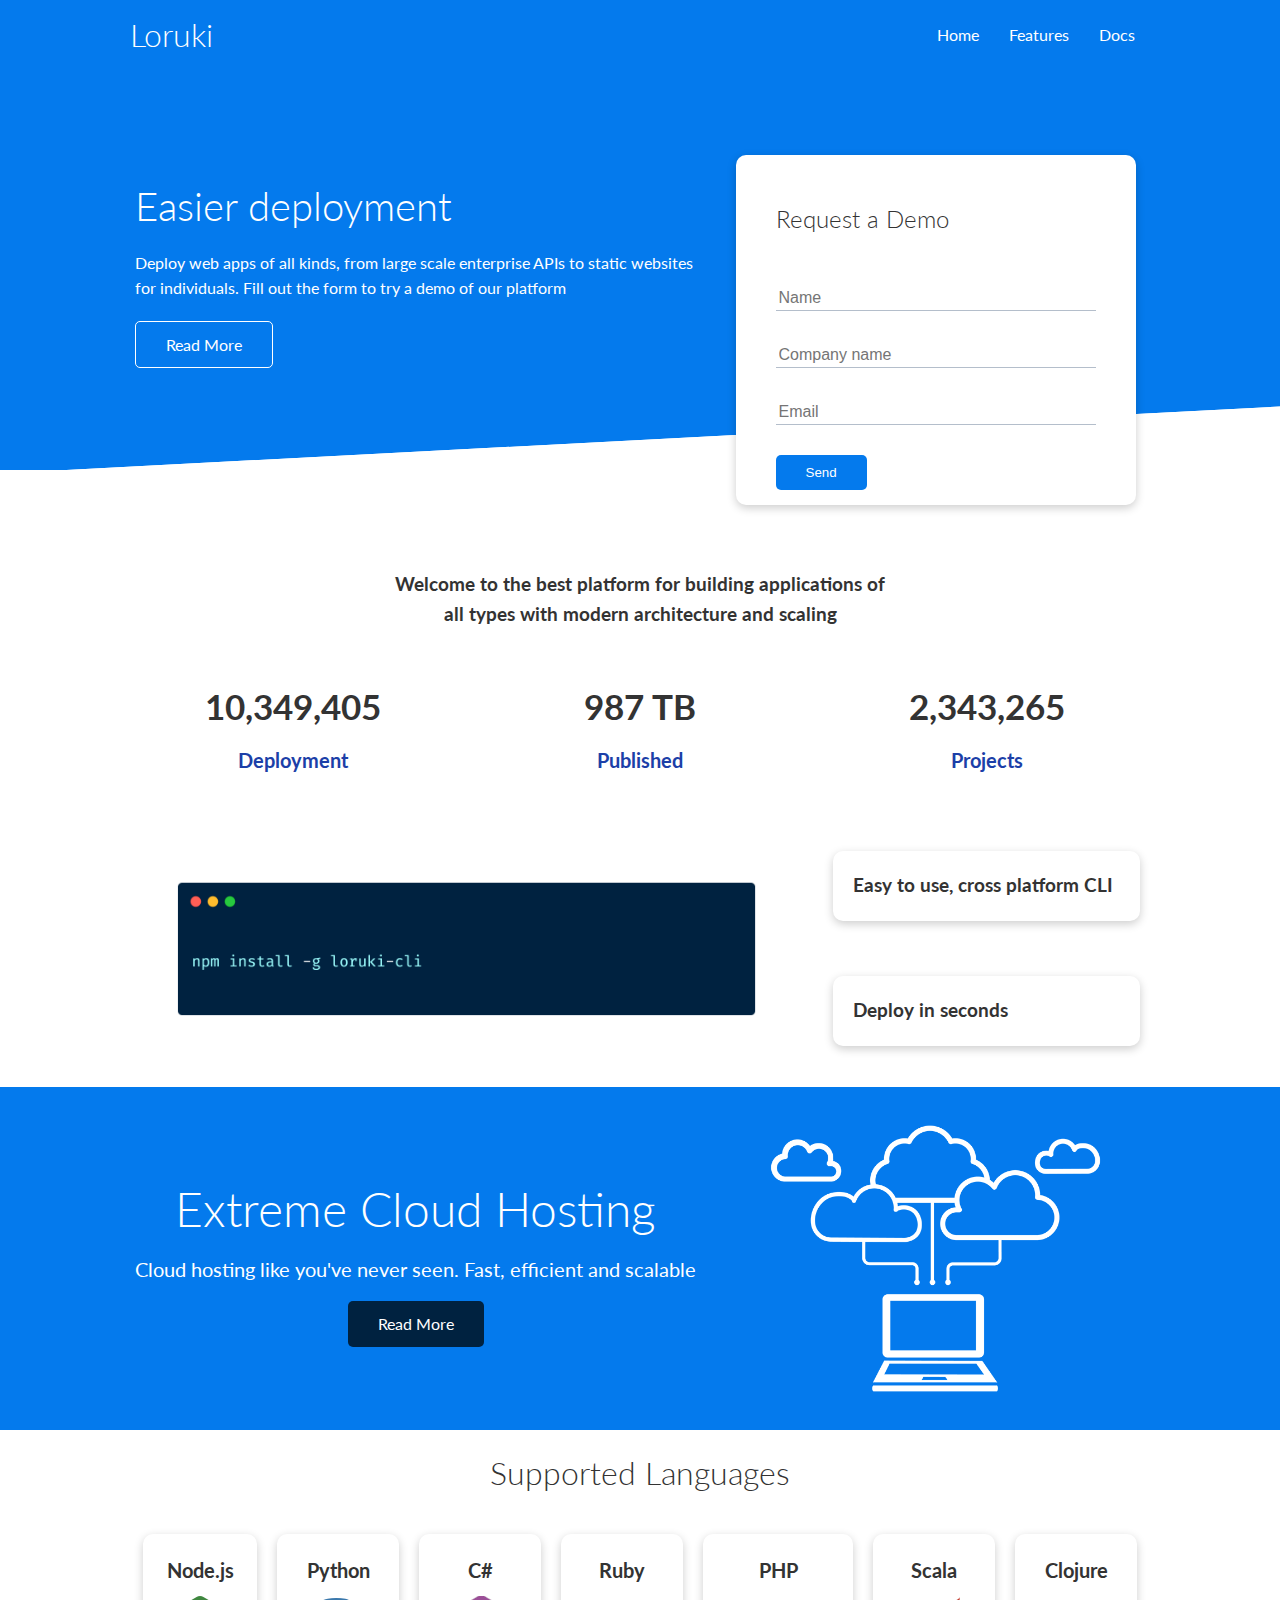
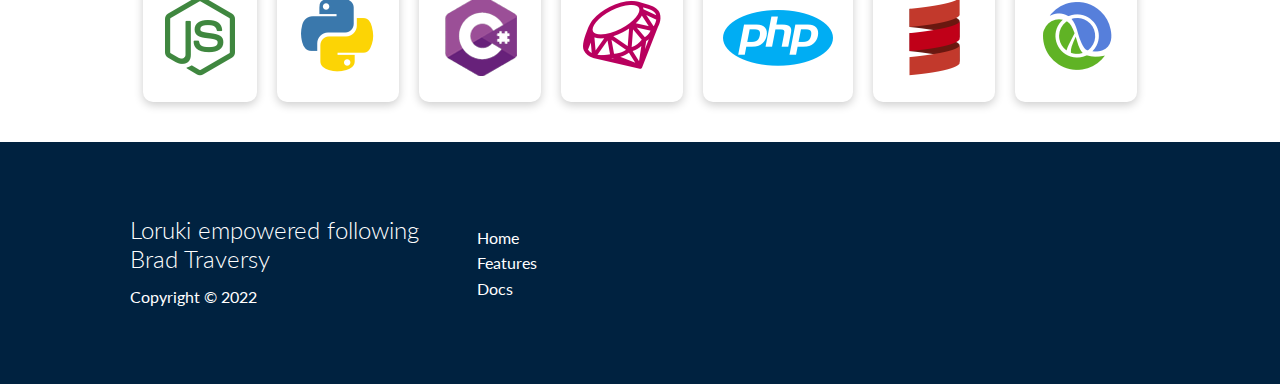
<file: index.html>
<!DOCTYPE html>
<html lang="en">
<head>
    <meta charset="UTF-8">
    <meta http-equiv="X-UA-Compatible" content="IE=edge">
    <meta name="viewport" content="width=device-width, initial-scale=1.0">
    <link rel="stylesheet" href="https://cdnjs.cloudflare.com/ajax/libs/font-awesome/6.0.0-beta3/css/all.min.css" integrity="sha512-Fo3rlrZj/k7ujTnHg4CGR2D7kSs0v4LLanw2qksYuRlEzO+tcaEPQogQ0KaoGN26/zrn20ImR1DfuLWnOo7aBA==" crossorigin="anonymous" referrerpolicy="no-referrer" />
    <link rel="stylesheet" href="css/utilities.css">
    <link rel="stylesheet" href="css/styles.css">
    <title> Project Hosting Page </title>
</head>
<body>
    <!-- Navbar-->    
    <div class="navbar">
        <div class="container flex">
            <h1 class="logo"> Loruki </h1>
            <nav>
                <ul>
                    <li><a href="index.html"> Home </a></li>
                    <li><a href="features.html"> Features </a></li>
                    <li><a href="docs.html"> Docs </a></li>
                </ul>
            </nav>
        </div>
    </div>
    <!-- Showcase -->
    <section class="showcase">
        <div class="container grid">
            <div class="showcase-text">
                <h1>Easier deployment</h1>
                <p>Deploy web apps of all kinds, from large scale enterprise APIs to static websites for individuals. Fill out the form to try a demo of our platform
                </p>
                <a href="features.html" class="btn btn-outline"> Read More </a>
            </div>
            <div class="showcase-form card">
                <h2>Request a Demo</h2>
                <form name="contact" netlify-honeypot="bot-field" method="POST" data-netlify="true">
                    <input type="hidden" name="form-name" value="contact">
                    <p class="hidden">
                        <label>Don’t fill this out if you're human: <input name="bot-field" /></label>
                    </p>
                    <div class="form-control">
                        <input type="text" name="name" placeholder="Name" required>
                    </div>
                    <div class="form-control">
                        <input type="text" name="company" placeholder="Company name" required>
                    </div>
                    <div class="form-control">
                        <input type="email" name="email" placeholder="Email" required>
                    </div>
                    <input type="submit" value="Send" class="btn btn-primary">
                </form>
            </div>
        </div>
    </section>
    <!-- Stats -->
    <section class="stats">
        <div class="container">
            <h3 class="stats-heading text-center my-1">
                Welcome to the best platform for building applications of all types with modern architecture and scaling
            </h3>
            <div class="grid grid-3 text-center my-4">
                <div>
                    <i class="fas fa-server fa-3x"></i>
                    <h3>10,349,405</h3>
                    <p class="text-secondary">Deployment</p>
                </div>
                <div>
                    <i class="fas fa-upload fa-3x"></i>
                    <h3>987 TB</h3>
                    <p class="text-secondary">Published</p>
                </div>
                <div>
                    <i class="fas fa-project-diagram fa-3x"></i>
                    <h3>2,343,265</h3>
                    <p class="text-secondary">Projects</p>
                </div>
            </div>
        </div>
    </section>
    <!-- CLI -->
    <section class="cli">
        <div class="container grid">
            <img src="images/cli.png" alt="CLI">
            <div class="card">
                <h3>Easy to use, cross platform CLI</h3>
            </div>
            <div class="card">
                <h3>Deploy in seconds</h3>
            </div>
        </div>
    </section>
    <!-- Cloud -->
    <section class="cloud bg-primary my-2 py-2">
        <div class="container grid">
            <div class="text-center">
                <h2 class="lg">Extreme Cloud Hosting</h2>
                <p class="lead my-1">Cloud hosting like you've never seen. Fast, efficient and scalable</p>
                <a href="features.html" class="btn btn-dark">Read More</a>
            </div>
            <img src="images/cloud.png" alt="Cloud">
        </div>
    </section>
    <!-- Languages -->
    <section class="languages">
        <h2 class="md text-center my-2">Supported Languages</h2>
        <div class="container flex">
            <div class="card">
                <h4>Node.js</h4>
                <img src="images/logos/node.png" alt="NodeJS">
            </div>
            <div class="card">
                <h4>Python</h4>
                <img src="images/logos/python.png" alt="Python">
            </div>
            <div class="card">
                <h4>C#</h4>
                <img src="images/logos/csharp.png" alt="C#">
            </div>
            <div class="card">
                <h4>Ruby</h4>
                <img src="images/logos/ruby.png" alt="Ruby">
            </div>
            <div class="card">
                <h4>PHP</h4>
                <img src="images/logos/php.png" alt="PHP">
            </div>
            <div class="card">
                <h4>Scala</h4>
                <img src="images/logos/scala.png" alt="Scala">
            </div>
            <div class="card">
                <h4>Clojure</h4>
                <img src="images/logos/clojure.png" alt="Clojure">
            </div>
        </div>
    </section>
    <!-- Footer -->
    <footer class="footer bg-dark py-5">
        <div class="container grid grid-3">
            <div>
                <h2>Loruki empowered following <a href="https://github.com/bradtraversy">Brad Traversy</a></h2>
                <p>Copyright &copy; 2022</p>
            </div>
            <nav>
                <ul>
                    <li><a href="index.html"> Home </a></li>
                    <li><a href="features.html"> Features </a></li>
                    <li><a href="docs.html"> Docs </a></li>
                </ul>
            </nav>
            <div class="social">
                <a href="#"><i class="fab fa-github fa-2x"></i></a>
                <a href="#"><i class="fab fa-facebook fa-2x"></i></a>
                <a href="#"><i class="fab fa-instagram fa-2x"></i></a>
                <a href="#"><i class="fab fa-twitter fa-2x"></i></a>
            </div>
        </div>
    </footer>
</body>
</html>
</file>
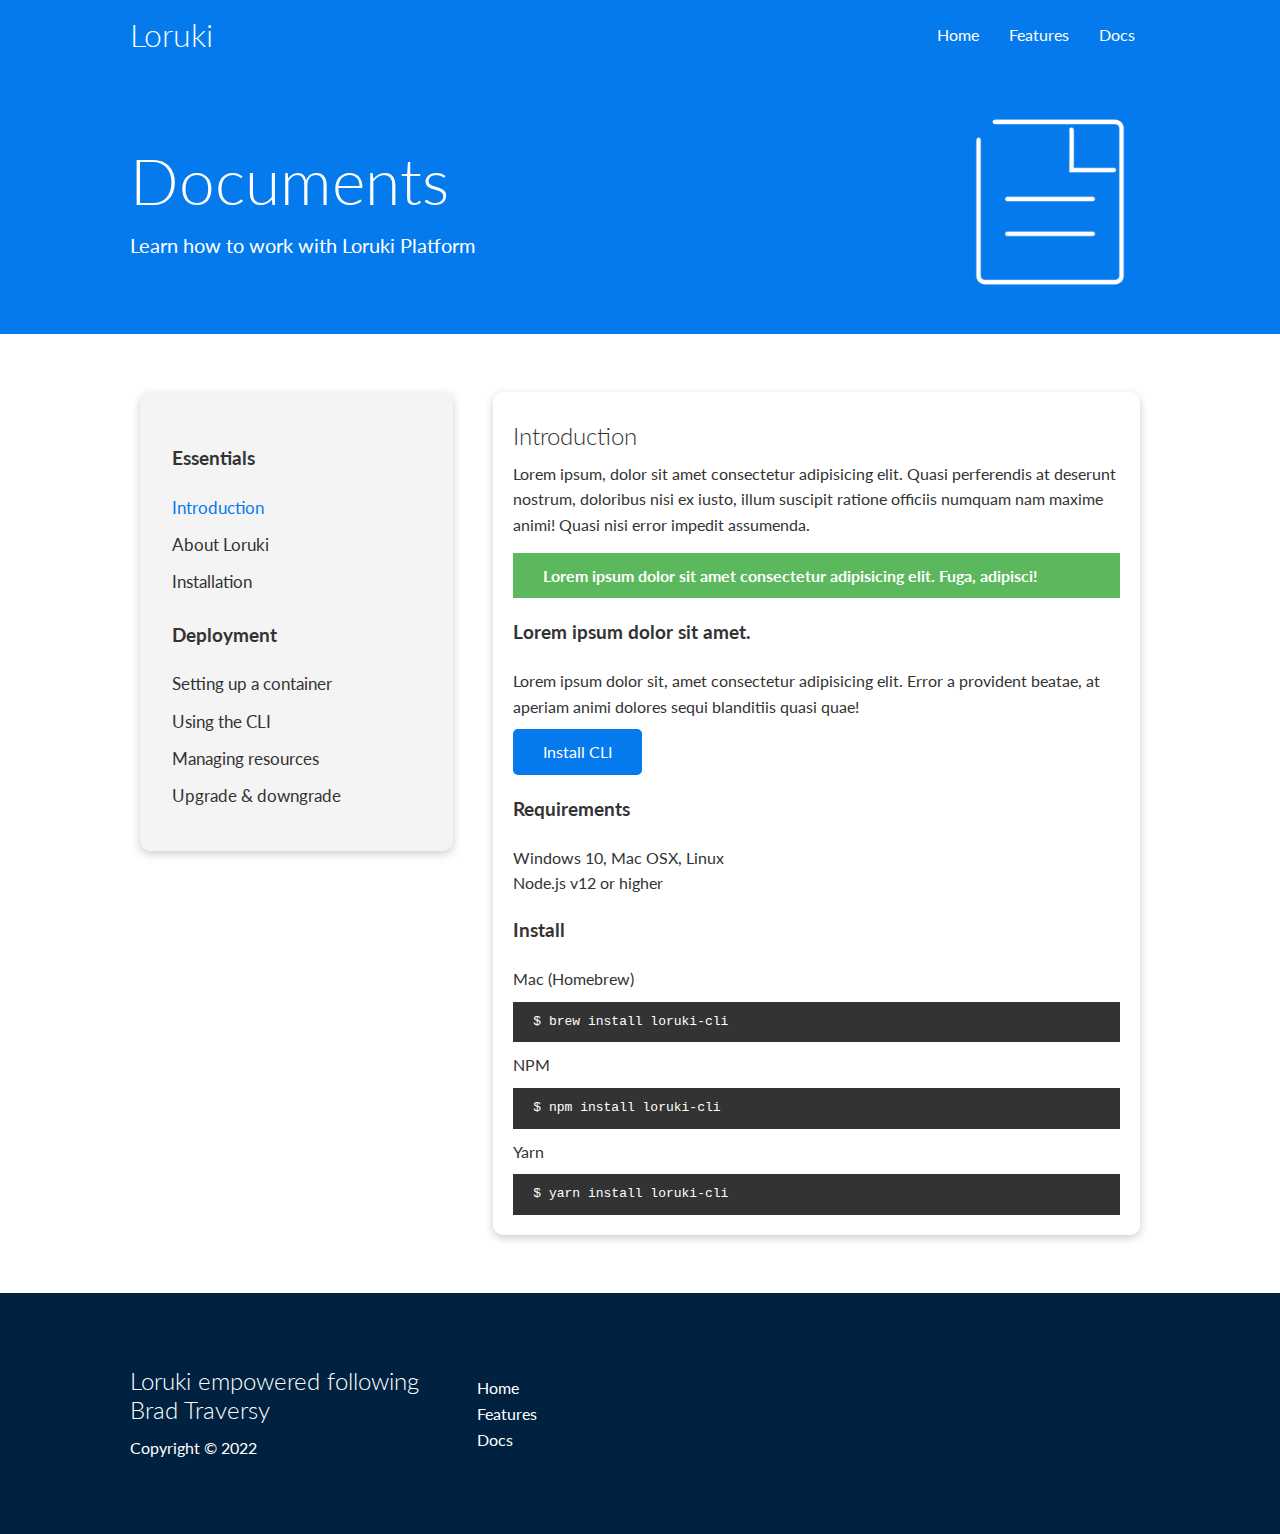
<file: docs.html>
<!DOCTYPE html>
<html lang="en">
<head>
    <meta charset="UTF-8">
    <meta http-equiv="X-UA-Compatible" content="IE=edge">
    <meta name="viewport" content="width=device-width, initial-scale=1.0">
    <link rel="stylesheet" href="https://cdnjs.cloudflare.com/ajax/libs/font-awesome/6.0.0-beta3/css/all.min.css" integrity="sha512-Fo3rlrZj/k7ujTnHg4CGR2D7kSs0v4LLanw2qksYuRlEzO+tcaEPQogQ0KaoGN26/zrn20ImR1DfuLWnOo7aBA==" crossorigin="anonymous" referrerpolicy="no-referrer" />
    <link rel="stylesheet" href="css/utilities.css">
    <link rel="stylesheet" href="css/styles.css">
    <title> Project Hosting Page </title>
</head>
<body>
    <!-- Navbar-->    
    <div class="navbar">
        <div class="container flex">
            <h1 class="logo"> Loruki </h1>
            <nav>
                <ul>
                    <li><a href="index.html"> Home </a></li>
                    <li><a href="features.html"> Features </a></li>
                    <li><a href="docs.html"> Docs </a></li>
                </ul>
            </nav>
        </div>
    </div>
    <!-- Header -->
    <section class="docs-head bg-primary py-3">
        <div class="container grid">
            <div>
                <h1 class="xl">Documents</h1>
                <p class="lead">Learn how to work with Loruki Platform</p>
            </div>
            <img src="images/docs.png" alt="Docs">
        </div>
    </section>
    <!-- Docs Main -->
    <section class="docs-main my-4">
        <div class="container grid">
            <div class="card bg-light p-3">
                <h3 class="my-2">Essentials</h3>
                <nav>
                    <ul>
                        <li><a class="text-primary" href="#">Introduction</a></li>
                        <li><a href="#">About Loruki</a></li>
                        <li><a href="#">Installation</a></li>
                    </ul>
                </nav>
                <h3 class="my-2">Deployment</h3>
                <nav>
                    <ul>
                        <li><a href="#">Setting up a container</a></li>
                        <li><a href="#">Using the CLI</a></li>
                        <li><a href="#">Managing resources</a></li>
                        <li><a href="#">Upgrade & downgrade</a></li>
                    </ul>
                </nav>
            </div>
            <div class="card">
                <h2>Introduction</h2>
                <p>Lorem ipsum, dolor sit amet consectetur adipisicing elit. Quasi perferendis at deserunt nostrum, doloribus nisi ex iusto, illum suscipit ratione officiis numquam nam maxime animi! Quasi nisi error impedit assumenda.</p>
                <div class="alert alert-success">
                    <i class="fas fa-info"></i> Lorem ipsum dolor sit amet consectetur adipisicing elit. Fuga, adipisci!
                </div>
                <h3>Lorem ipsum dolor sit amet.</h3>
                <p>Lorem ipsum dolor sit, amet consectetur adipisicing elit. Error a provident beatae, at aperiam animi dolores sequi blanditiis quasi quae!</p>
                <a href="#" class="btn btn-primary">Install CLI</a>
                <h3>Requirements</h3>
                <ul>
                    <li>Windows 10, Mac OSX, Linux</li>
                    <li>Node.js v12 or higher</li>
                </ul>
                <h3>Install</h3>
                <p>Mac (Homebrew)</p>
                <pre><code>$ brew install loruki-cli</code></pre>
                <p>NPM</p>
                <pre><code>$ npm install loruki-cli</code></pre>
                <p>Yarn</p>
                <pre><code>$ yarn install loruki-cli</code></pre>
            </div>
        </div>
    </section>
    <!-- Footer -->
    <footer class="footer bg-dark py-5">
        <div class="container grid grid-3">
            <div>
                <h2>Loruki empowered following <a href="https://github.com/bradtraversy">Brad Traversy</a></h2>
                <p>Copyright &copy; 2022</p>
            </div>
            <nav>
                <ul>
                    <li><a href="index.html"> Home </a></li>
                    <li><a href="features.html"> Features </a></li>
                    <li><a href="docs.html"> Docs </a></li>
                </ul>
            </nav>
            <div class="social">
                <a href="#"><i class="fab fa-github fa-2x"></i></a>
                <a href="#"><i class="fab fa-facebook fa-2x"></i></a>
                <a href="#"><i class="fab fa-instagram fa-2x"></i></a>
                <a href="#"><i class="fab fa-twitter fa-2x"></i></a>
            </div>
        </div>
    </footer>
</body>
</html>
</file>
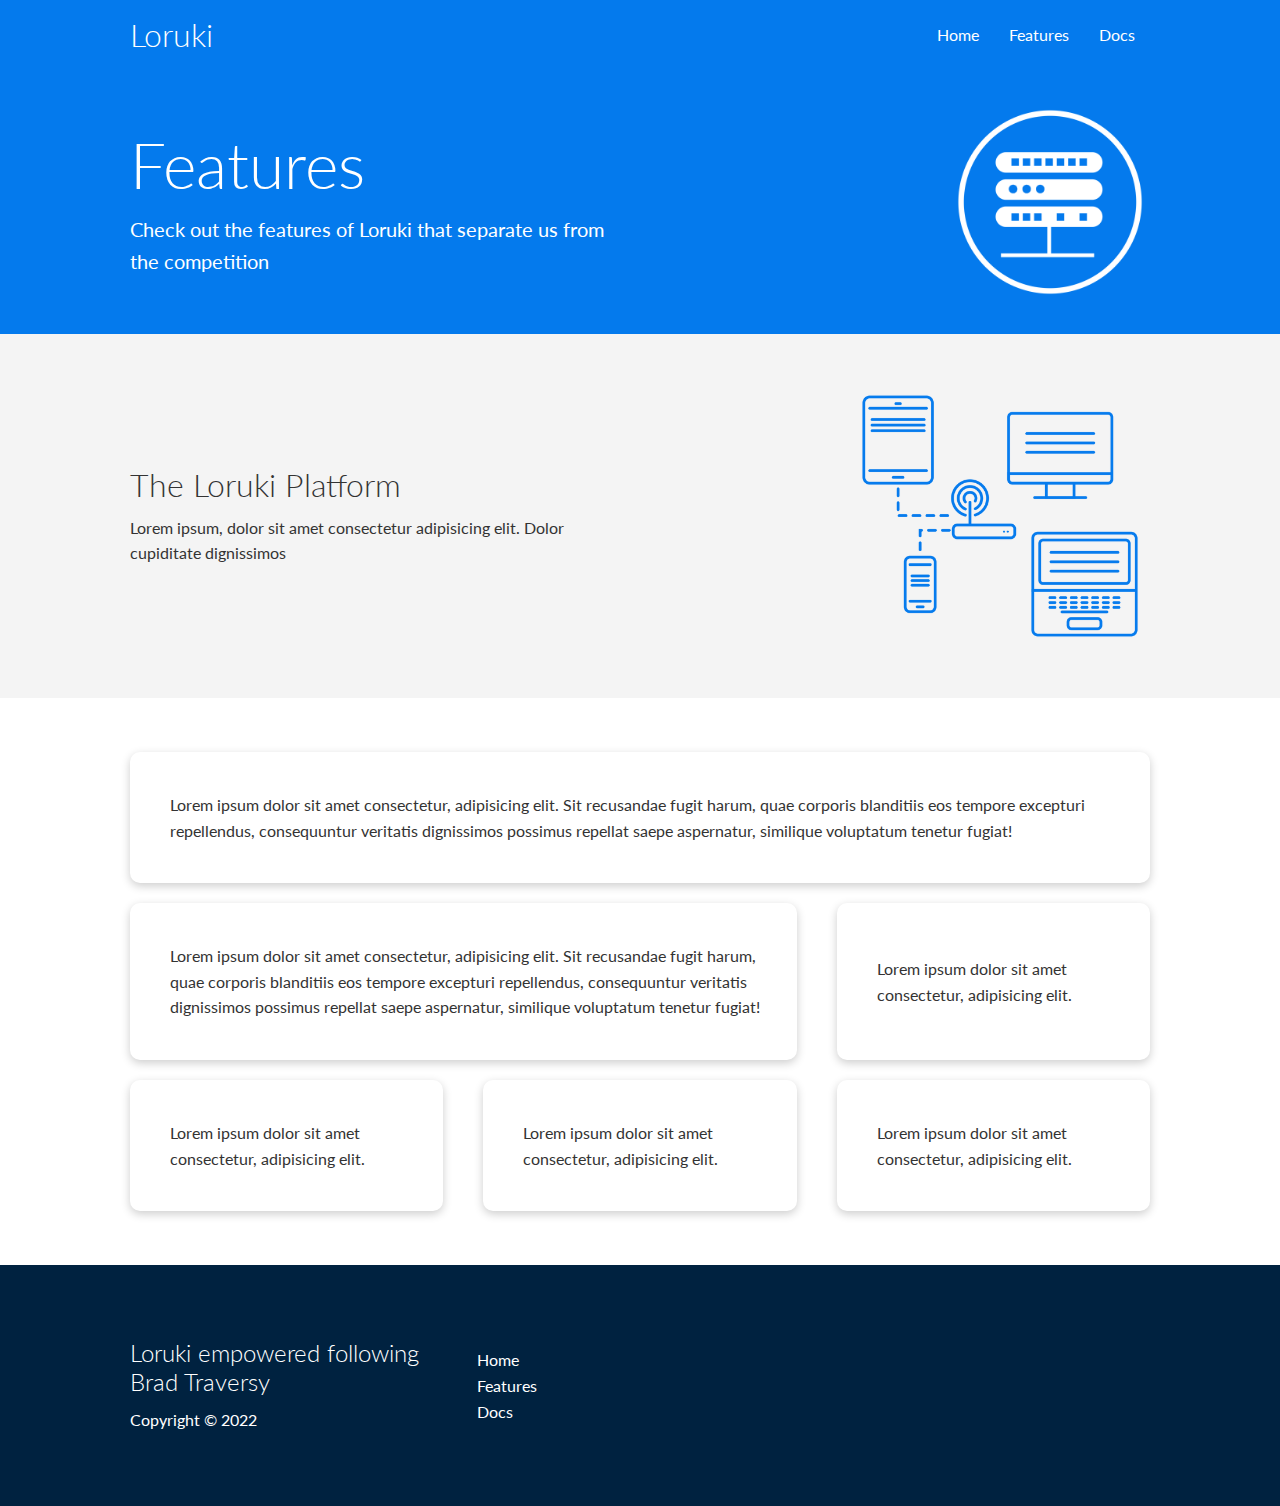
<file: features.html>
<!DOCTYPE html>
<html lang="en">
<head>
    <meta charset="UTF-8">
    <meta http-equiv="X-UA-Compatible" content="IE=edge">
    <meta name="viewport" content="width=device-width, initial-scale=1.0">
    <link rel="stylesheet" href="https://cdnjs.cloudflare.com/ajax/libs/font-awesome/6.0.0-beta3/css/all.min.css" integrity="sha512-Fo3rlrZj/k7ujTnHg4CGR2D7kSs0v4LLanw2qksYuRlEzO+tcaEPQogQ0KaoGN26/zrn20ImR1DfuLWnOo7aBA==" crossorigin="anonymous" referrerpolicy="no-referrer" />
    <link rel="stylesheet" href="css/utilities.css">
    <link rel="stylesheet" href="css/styles.css">
    <title> Project Hosting Page </title>
</head>
<body>
    <!-- Navbar-->    
    <div class="navbar">
        <div class="container flex">
            <h1 class="logo"> Loruki </h1>
            <nav>
                <ul>
                    <li><a href="index.html"> Home </a></li>
                    <li><a href="features.html"> Features </a></li>
                    <li><a href="docs.html"> Docs </a></li>
                </ul>
            </nav>
        </div>
    </div>
    <!-- Header -->
    <section class="features-head bg-primary py-3">
        <div class="container grid">
            <div>
                <h1 class="xl">Features</h1>
                <p class="lead">Check out the features of Loruki that separate us from the competition</p>
            </div>
            <img src="images/server.png" alt="Server 1">
        </div>
    </section>
    <!-- Sub Header -->
    <section class="features-sub-head bg-light py-3">
        <div class="container grid">
            <div>
                <h1 class="md">The Loruki Platform</h1>
                <p>Lorem ipsum, dolor sit amet consectetur adipisicing elit. Dolor cupiditate dignissimos</p>
            </div>
            <img src="images/server2.png" alt="Server 2">
        </div>
    </section>
    <!-- Main -->
    <section class="features-main my-2">
        <div class="container grid grid-3">
            <div class="card flex">
                <i class="fas fa-server fa-3x"></i>
                <p>Lorem ipsum dolor sit amet consectetur, adipisicing elit. Sit recusandae fugit harum, quae corporis blanditiis eos tempore excepturi repellendus, consequuntur veritatis dignissimos possimus repellat saepe aspernatur, similique voluptatum tenetur fugiat!</p>
            </div>
            <div class="card flex">
                <i class="fas fa-network-wired fa-3x"></i>
                <p>Lorem ipsum dolor sit amet consectetur, adipisicing elit. Sit recusandae fugit harum, quae corporis blanditiis eos tempore excepturi repellendus, consequuntur veritatis dignissimos possimus repellat saepe aspernatur, similique voluptatum tenetur fugiat!</p>
            </div>
            <div class="card flex">
                <i class="fas fa-laptop-code fa-3x"></i>
                <p>Lorem ipsum dolor sit amet consectetur, adipisicing elit.</p>
            </div>
            <div class="card flex">
                <i class="fas fa-database fa-3x"></i>
                <p>Lorem ipsum dolor sit amet consectetur, adipisicing elit.</p>
            </div>
            <div class="card flex">
                <i class="fas fa-power-off fa-3x"></i>
                <p>Lorem ipsum dolor sit amet consectetur, adipisicing elit.</p>
            </div>
            <div class="card flex">
                <i class="fas fa-upload fa-3x"></i>
                <p>Lorem ipsum dolor sit amet consectetur, adipisicing elit.</p>
            </div>
        </div>
    </section>
    <!-- Footer -->
    <footer class="footer bg-dark py-5">
        <div class="container grid grid-3">
            <div>
                <h2>Loruki empowered following <a href="https://github.com/bradtraversy">Brad Traversy</a></h2>
                <p>Copyright &copy; 2022</p>
            </div>
            <nav>
                <ul>
                    <li><a href="index.html"> Home </a></li>
                    <li><a href="features.html"> Features </a></li>
                    <li><a href="docs.html"> Docs </a></li>
                </ul>
            </nav>
            <div class="social">
                <a href="#"><i class="fab fa-github fa-2x"></i></a>
                <a href="#"><i class="fab fa-facebook fa-2x"></i></a>
                <a href="#"><i class="fab fa-instagram fa-2x"></i></a>
                <a href="#"><i class="fab fa-twitter fa-2x"></i></a>
            </div>
        </div>
    </footer>
</body>
</html>
</file>
<file: css/utilities.css>
.container{
    max-width: 1100px;
    margin: 0 auto;
    overflow: auto;
    padding: 0 40px;
}

.card {
    background-color: #fff;
    color: #333;
    border-radius: 10px;
    box-shadow: 0 3px 10px rgba(0,0,0,0.2);
    padding: 20px;
    margin: 10px;
}

.btn {
    display: inline-block;
    padding: 10px 30px;
    cursor: pointer;
    background: var(--primary-color);
    color: #fff;
    border: none;
    border-radius: 5px;
}

.btn-outline {
    background-color: transparent;
    border: 1px #fff solid;
}

.btn:hover{
    transform: scale(0.95);
}

/*
------------------------------------------------
Background and color of buttons
------------------------------------------------
*/
.bg-primary, 
.btn-primary{
    background-color: var(--primary-color);
    color: #fff;
}

.bg-secondary,
.btn-secondary{
    background-color: var(--secondary-color);
    color: #fff;
}

.bg-dark,
.btn-dark {
    background-color: var(--dark-color);
    color:#fff;
}

.bg-light,
.btn-light {
    background-color: var(--light-color);
    color: #333;
}
.bg-primary a, 
.btn-primary a,
.bg-secondary a,
.btn-secondary a,
.bg-dark a,
.btn-dark a {
    color: #fff;
}

/*
--------------------------------------------------------
    Text colors
--------------------------------------------------------
*/
.text-primary{
    color: var(--primary-color);
}

.text-secondary{
    color: var(--secondary-color);
}

.text-dark {
    color: var(--dark-color);
}

.text-light{
    color: var(--light-color);
}

/*
--------------------------------------------------------
    Text sizes
--------------------------------------------------------
*/
.lead {
    font-size: 20px;
}

.sm{
    font-size: 1rem;
}

.md{
    font-size: 2rem;
}

.lg {
    font-size: 3rem;
}

.xl {
    font-size: 4rem;
}


.text-center{
    text-align: center;
}
/*
--------------------------------------------------------
    Text sizes
--------------------------------------------------------
*/
.alert{
    background-color: var(--light-color);
    padding: 10px 20px;
    font-weight: bold;
    margin: 15px 0;
}

.alert i {
    margin-right: 10px;

}

.alert-success {
    background-color: var(--success-color);
    color: #fff;
}

.alert-error{
    background-color: var(--error-color);
    color: #fff;
}

.flex {
    display: flex;
    justify-content: center;
    align-items: center;
    height: 100%;
}

.grid {
    display: grid;
    grid-template-columns: 1fr 1fr;
    gap: 20px;
    justify-content: center;
    align-items: center;
    height: 100%;
}

.grid-3 {
    grid-template-columns: 1fr 1fr 1fr;
}

/*
--------------------------------------------------------------
        Margins 
--------------------------------------------------------------
*/
.my-1 {
    margin: 1rem 0;
}

.my-2 {
    margin: 1.5rem 0;
}

.my-3 {
    margin: 2rem 0;
}

.my-4 {
    margin: 3rem 0;
}

.my-5 {
    margin: 4rem 0;
}

.m-1 {
    margin: 1rem;
}

.m-2 {
    margin: 1.5rem;
}

.m-3 {
    margin: 2rem;
}

.m-4 {
    margin: 3rem;
}

.m-5 {
    margin: 4rem;
}

/*
--------------------------------------------------------------
        Margins 
--------------------------------------------------------------
*/
.py-1 {
    padding: 1rem 0;
}

.py-2 {
    padding: 1.5rem 0;
}

.py-3 {
    padding: 2rem 0;
}

.py-4 {
    padding: 3rem 0;
}

.py-5 {
    padding: 4rem 0;
}

.p-1 {
    padding: 1rem;
}

.p-2 {
    padding: 1.5rem;
}

.p-3 {
    padding: 2rem;
}

.p-4 {
    padding: 3rem;
}

.p-5 {
    padding: 4rem;
}
</file>
<file: css/styles.css>
@import url('https://fonts.googleapis.com/css2?family=Lato:wght@300&display=swap');

/* 
----------------------------------------------
Basic all document CSS Configuration 
----------------------------------------------
*/

:root {
    --primary-color: #047aed;
    --secondary-color: #1c3fa8;
    --dark-color: #002240;
    --light-color: #f4f4f4;
    --success-color: #5cb85c;
    --error-color: #d9534f;
}

*{
    box-sizing: border-box;
    padding: 0;
    margin: 0;
}

body{
    font-family: 'Lato', sans-serif;
    color: #333;
    line-height: 1.6;
}

ul {
    list-style-type: none;
}

a{
    text-decoration: none;
    color: #333;
}

h1, h2 {
    font-weight: 300;
    line-height: 1.2;
    margin: 10px 0;
}

p{
    margin: 10px 0;
}

img{
    width: 100%;
}

code, pre{
    background-color: #333;
    color: #fff;
    padding: 10px;
}

.hidden {
    visibility: hidden;
    height: 0;
}

/* 
----------------------------------------------
Navbar 
----------------------------------------------
*/
.navbar {
    background-color: var(--primary-color);
    color: #fff;
    height: 70px;  
}

.navbar ul {
    display: flex;
}

.navbar a {
    color: #fff;
    padding: 10px;
    margin: 0 5px;
}

.navbar a:hover{
    border-bottom: 2px #fff solid;
}

.navbar .flex {
    justify-content: space-between;
}

/* 
----------------------------------------------
Showcase (hero)
----------------------------------------------
*/
.showcase{
    height: 400px;
    background-color: var(--primary-color);
    color: #fff;
    position: relative;
}

.showcase h1{
    font-size: 40px;
}

.showcase p{
    margin: 20px 0;
}

.showcase .grid {
    overflow: visible;
    grid-template-columns: 55% auto;
    gap: 30px;
}

.showcase-text {
    animation: slideInFromLeft 1s ease-in;
}

.showcase-form {
    position: relative;
    top: 60px;
    height: 350px;
    width: 400px;
    padding: 40px;
    z-index: 100;
    animation: slideInFromRight 1s ease-in;
}

.showcase-form .form-control{
    margin: 30px 0;
}

.showcase-form input[type='text'],
.showcase-form input[type='email']{
    border: 0;
    border-bottom: 1px solid #b4becb;
    width: 100%;
    padding: 3px;
    font-size: 16px;
}

.showcase-form input:focus{
    outline: none;
}

.showcase::before, .showcase::after{
    content: '';
    position: absolute;
    height: 100px;
    bottom: -70px;
    right: 0;
    left: 0;
    background: #fff;
    transform: skewY(-3deg);
    -webkit-transform: skewY(-3deg);
    -moz-transform: skewY(-3deg);
    -ms-transform: skewY(-3deg);
}
/* 
----------------------------------------------
    Statistics
----------------------------------------------
*/
.stats {
    padding-top: 100px;
    animation: slideInFromBottom 1s ease-in;
}

.stats-heading{
    max-width: 500px;
    margin: auto;
}

.stats .grid h3 {
    font-size: 35px;
}

.stats .grid p {
    font-size: 20px;
    font-weight: bold;
}
/* 
----------------------------------------------
    CLI
----------------------------------------------
*/
.cli .grid {
    grid-template-columns: repeat(3, 1fr);
    grid-template-rows: repeat(2, 1fr);
}

.cli .grid > *:first-child {
    grid-column: 1 / span 2;
    grid-row: 1 / span 2;
}

/* 
----------------------------------------------
    Cloud
----------------------------------------------
*/
.cloud .grid{
    grid-template-columns: 4fr 3fr;
}
/* 
----------------------------------------------
    Languages
----------------------------------------------
*/
.languages .flex {
    flex-wrap: wrap;
}

.languages .card {
    text-align: center;
    margin: 18px 10px 40px;
    transition: transform 0.2 ease-in;
}

.languages .card h4 {
    font-size: 20px;
    margin-bottom: 10px;
}

.languages .card:hover {
    transform: translateY(-15px);
}
/* 
----------------------------------------------
    Features  
----------------------------------------------
*/
.features-head img,
.docs-head img {
    width: 200px;
    justify-self: flex-end;
} 

.features-sub-head img{
    width:300px;
    justify-self: flex-end;
}

.features-main .card>i {
    margin-right: 20px;
}

.features-main .grid{
    padding: 30px;
}

.features-main .grid > *:first-child{
    grid-column: 1 / span 3;
}

.features-main .grid > *:nth-child(2){
    grid-column: 1 / span 2;
}

/* 
----------------------------------------------
    Documents  
----------------------------------------------
*/
.docs-main h3{
    margin: 20px 0;
}

.docs-main .grid{
    grid-template-columns: 1fr 2fr;
    align-items: flex-start;
}

.docs-main nav li{
    font-size: 17px;
    padding-bottom: 5px;
    margin-bottom: 5px;
    border-bottom: 1px;
}

.docs-main a:hover{
    font-weight: bold;
}

/* 
----------------------------------------------
    Footer  
----------------------------------------------
*/
.footer .social a{
    margin: 0 10px;
}

/* 
----------------------------------------------
    Animations
----------------------------------------------
*/
@keyframes slideInFromLeft {
    0% {
        transform: translateX(-100%);
    }
    100% {
        transform: translateX(0);
    }
}

@keyframes slideInFromRight {
    0% {
        transform: translateX(100%);
    }
    100% {
        transform: translateX(0);
    }
}

@keyframes slideInFromTop {
    0% {
        transform: translateY(-100%);
    }
    100% {
        transform: translateX(0);
    }
}

@keyframes slideInFromBottom {
    0% {
        transform: translateY(100%);
    }
    100% {
        transform: translateX(0);
    }
}

/* 
----------------------------------------------
    Tablets and under  
----------------------------------------------
*/
@media screen and (max-width: 768px) {
    .grid,
    .showcase .grid,
    .stats .grid,
    .cli .grid,
    .cloud .grid,
    .features-main .grid,
    .docs-main .grid {
        grid-template-columns: 1fr;
        grid-template-rows: 1fr;
    }

    .showcase{
        height: auto;
    }
    .showcase-text{
        text-align: center;
        margin-top: 40px;
    }
    .showcase-form{
        justify-self: center;
        margin: auto;
    }
    .cli .grid > *:first-child {
        grid-column: 1;
        grid-row: 1;
    }

    .features-head,
    .features-sub-head,
    .docs-head {
        text-align: center;
    }

    .features-head img,
    .features-sub-head img,
    .docs-head img{
        justify-self: center;
    }

    .features-main .grid >*:first-child,
    .features-main .grid >*:nth-child(2){
        grid-column: 1;
    }
}

/* 
----------------------------------------------
    Mobile  
----------------------------------------------
*/
@media screen and (max-width: 500px) {
    .navbar{
        height: 110px;
    }
    .navbar .flex{
        flex-direction: column;
    }
    .navbar ul{
        padding: 10px;
        background-color: rgba(0, 0, 0, 0.1);
    }
}
</file>
